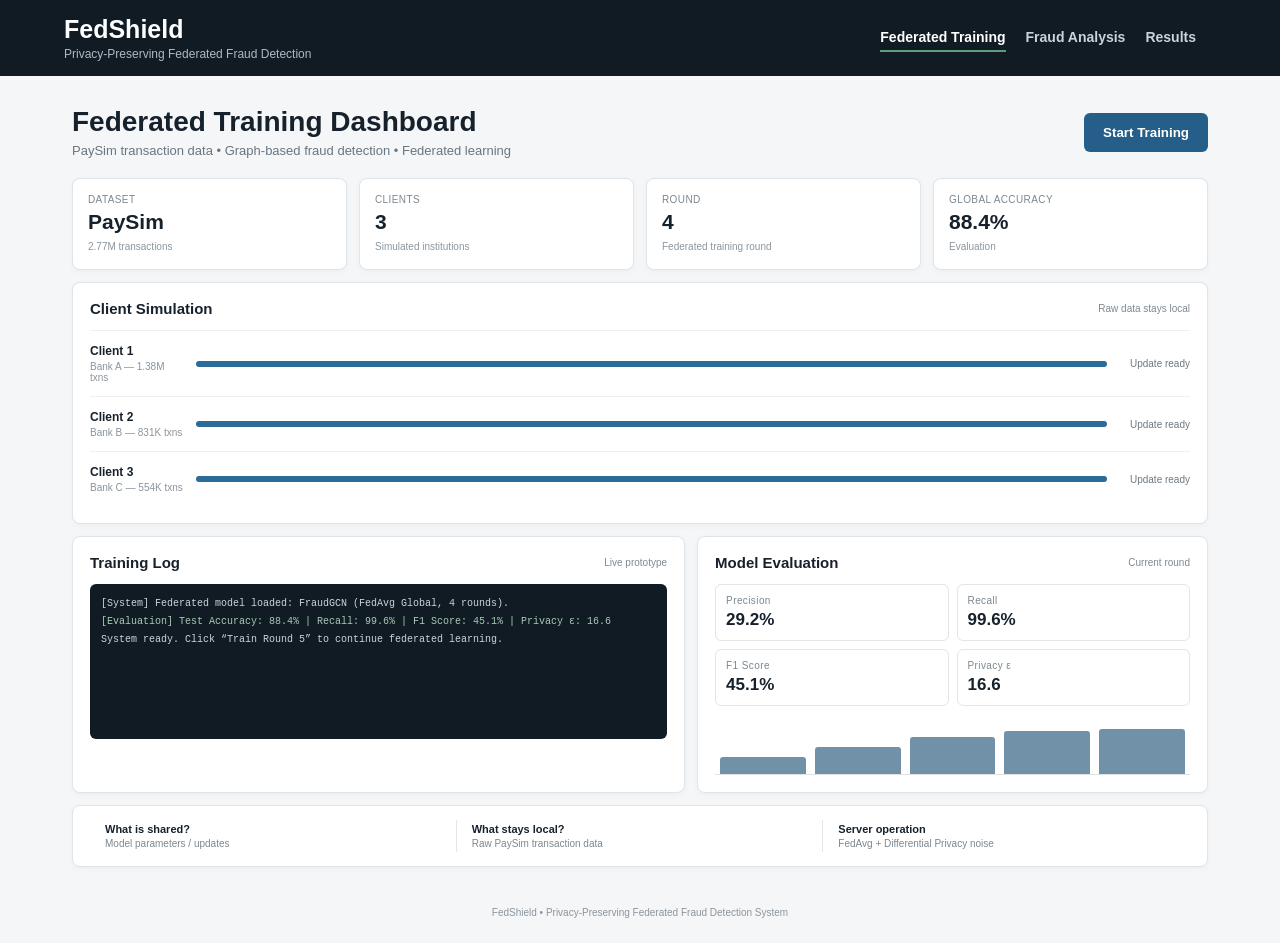
<file: FedShield_UI/index.html>
<!DOCTYPE html>
<html lang="en">
<head>
<meta charset="UTF-8">
<meta name="viewport" content="width=device-width,initial-scale=1.0">
<title>FedShield | Federated Fraud Detection</title>
<link rel="stylesheet" href="style.css">
</head>
<body>
<header class="topbar">
  <div><div class="brand">FedShield</div><div class="subtitle">Privacy-Preserving Federated Fraud Detection</div></div>
  <nav class="nav-menu">
    <a href="index.html" class="active">Federated Training</a>
    <a href="fraud_detection.html">Fraud Analysis</a>
    <a href="results.html">Results</a>
  </nav>
</header>

<main class="wrap">
  <section class="hero">
    <div><h1>Federated Training Dashboard</h1><p>PaySim transaction data • Graph-based fraud detection • Federated learning</p></div>
    <button id="startBtn">Start Training</button>
  </section>

  <section class="stats">
    <div class="card"><label>DATASET</label><strong>PaySim</strong><small>2.77M transactions</small></div>
    <div class="card"><label>CLIENTS</label><strong>3</strong><small>Simulated institutions</small></div>
    <div class="card"><label>ROUND</label><strong id="round">4</strong><small>Federated training round</small></div>
    <div class="card"><label>GLOBAL ACCURACY</label><strong id="accuracy">88.4%</strong><small>Evaluation</small></div>
  </section>

  <section class="main-grid">
    <div class="card panel">
      <div class="panel-head"><h2>Client Simulation</h2><span>Raw data stays local</span></div>
      <div class="client" id="c1"><div class="client-name"><b>Client 1</b><small>Bank A — 1.38M txns</small></div><div class="bar"><i style="width:100%"></i></div><em>Update ready</em></div>
      <div class="client" id="c2"><div class="client-name"><b>Client 2</b><small>Bank B — 831K txns</small></div><div class="bar"><i style="width:100%"></i></div><em>Update ready</em></div>
      <div class="client" id="c3"><div class="client-name"><b>Client 3</b><small>Bank C — 554K txns</small></div><div class="bar"><i style="width:100%"></i></div><em>Update ready</em></div>
    </div>


  </section>

  <section class="bottom-grid">
    <div class="card panel"><div class="panel-head"><h2>Training Log</h2><span>Live prototype</span></div><div class="log" id="log"><div>[System] Federated model loaded: FraudGCN (FedAvg Global, 4 rounds).</div><div class="good">[Evaluation] Test Accuracy: 88.4% | Recall: 99.6% | F1 Score: 45.1% | Privacy &#949;: 16.6</div><div>System ready. Click &#8220;Train Round 5&#8221; to continue federated learning.</div></div></div>
    <div class="card panel"><div class="panel-head"><h2>Model Evaluation</h2><span>Current round</span></div>
      <div class="metrics"><div><label>Precision</label><b id="precision">29.2%</b></div><div><label>Recall</label><b id="recall">99.6%</b></div><div><label>F1 Score</label><b id="f1">45.1%</b></div><div><label>Privacy &#949;</label><b id="epsilon">16.6</b></div></div>
      <div class="chart"><i id="b1" style="height:35%"></i><i id="b2" style="height:55%"></i><i id="b3" style="height:75%"></i><i id="b4" style="height:88%"></i><i id="b5" style="height:92%"></i></div>
    </div>
  </section>

  <section class="architecture card">
    <div><b>What is shared?</b><span>Model parameters / updates</span></div>
    <div><b>What stays local?</b><span>Raw PaySim transaction data</span></div>
    <div><b>Server operation</b><span>FedAvg + Differential Privacy noise</span></div>
  </section>
</main>
<footer>FedShield &#8226; Privacy-Preserving Federated Fraud Detection System</footer>
<script src="script.js"></script>
</body>
</html>
</file>
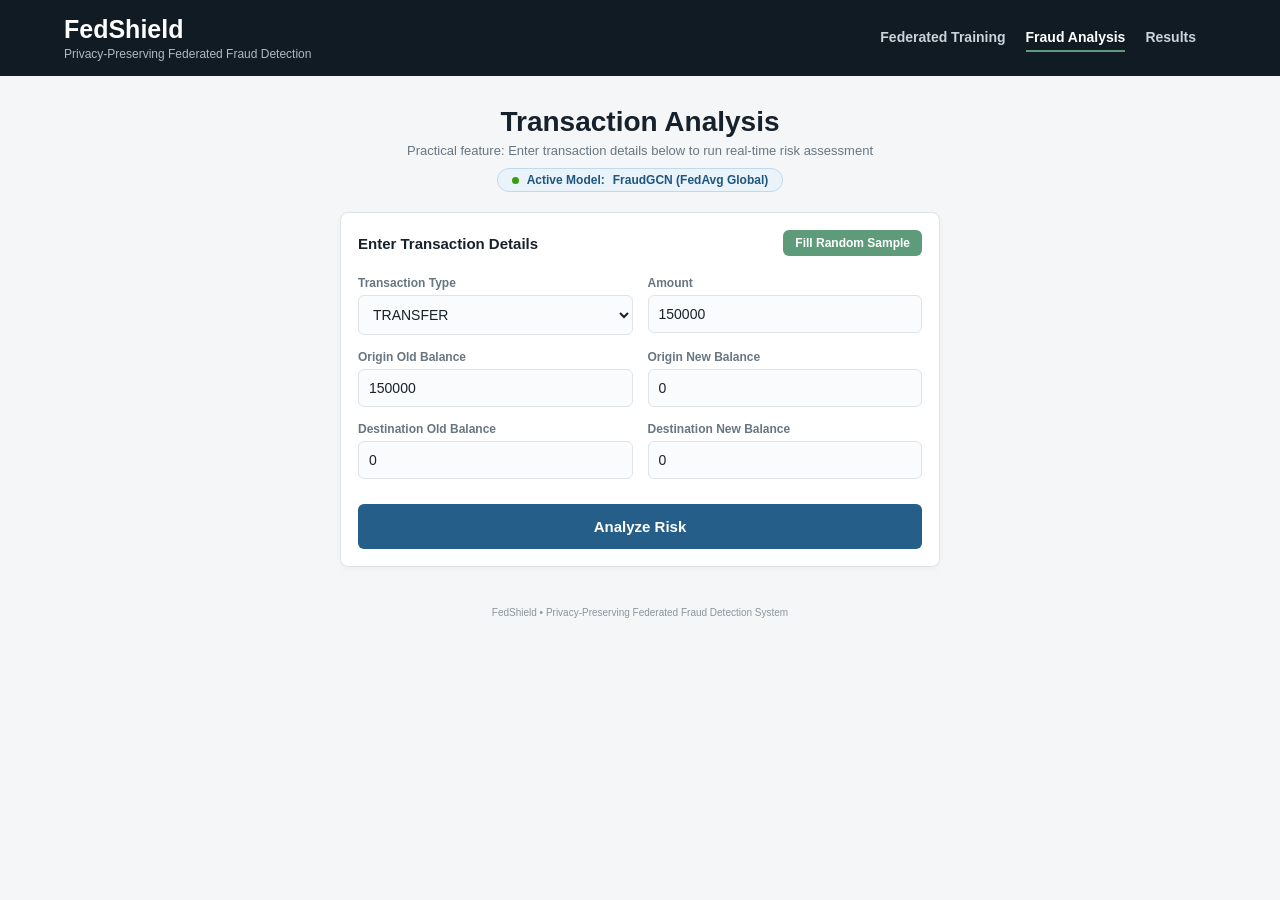
<file: FedShield_UI/fraud_detection.html>
<!DOCTYPE html>
<html lang="en">
<head>
<meta charset="UTF-8">
<meta name="viewport" content="width=device-width,initial-scale=1.0">
<title>Fraud Analysis | FedShield</title>
<link rel="stylesheet" href="style.css">
<style>
/* Additional styles for fraud detection page */
.nav-menu{display:flex;gap:20px;margin-left:auto;}
.nav-menu a{color:#cbd3d9;text-decoration:none;font-size:14px;font-weight:600;padding:5px 0;border-bottom:2px solid transparent;transition:all .2s}
.nav-menu a:hover{color:#fff}
.nav-menu a.active{color:#fff;border-bottom-color:#5e9b7b}
.form-group{margin-bottom:15px;text-align:left;}
.form-group label{display:block;font-size:12px;font-weight:600;color:#687681;margin-bottom:5px}
.form-group input, .form-group select{width:100%;padding:10px;border:1px solid #dfe4e8;border-radius:6px;font-size:14px;background:#fafbfc;color:#17212b}
.form-group input:focus, .form-group select:focus{outline:none;border-color:#2b6b98;background:#fff;}
.form-grid{display:grid;grid-template-columns:1fr 1fr;gap:15px}
.result-card{margin-top:20px;padding:20px;border-radius:8px;display:none;text-align:center;border:1px solid #dfe4e8}
.result-card.fraud{background:#fff1f0;border-color:#ffa39e;color:#cf1322}
.result-card.safe{background:#f6ffed;border-color:#b7eb8f;color:#389e0d}
.result-card h3{margin:0 0 10px;font-size:20px}
.result-card p{margin:0;font-size:14px}
.analysis-panel {max-width: 600px; margin: 0 auto; text-align: left;}
.analysis-panel .panel-head {margin-bottom: 20px;}
.analysis-panel button {width: 100%; margin-top: 10px; font-size: 15px; padding: 14px;}
.loader {display: none; border: 3px solid #f3f3f3; border-top: 3px solid #245e89; border-radius: 50%; width: 24px; height: 24px; animation: spin 1s linear infinite; margin: 0 auto 10px;}
@keyframes spin { 0% { transform: rotate(0deg); } 100% { transform: rotate(360deg); } }
</style>
</head>
<body>
<header class="topbar">
  <div><div class="brand">FedShield</div><div class="subtitle">Privacy-Preserving Federated Fraud Detection</div></div>
  <nav class="nav-menu">
    <a href="index.html">Federated Training</a>
    <a href="fraud_detection.html" class="active">Fraud Analysis</a>
    <a href="results.html">Results</a>
  </nav>
</header>

<main class="wrap" style="text-align: center;">
  <section class="hero" style="justify-content: center;">
    <div style="text-align: center;">
      <h1>Transaction Analysis</h1>
      <p>Practical feature: Enter transaction details below to run real-time risk assessment</p>
      <div style="margin-top: 10px;">
        <span style="display:inline-flex; align-items:center; gap:8px; font-size:12px; background:#eaf3fa; color:#1e567e; border:1px solid #bfd9ed; border-radius:15px; padding:4px 14px; font-weight:600;">
          <span style="width:7px; height:7px; background:#389e0d; border-radius:50%; display:inline-block;"></span>
          Active Model: <span id="activeModelBadge">Loading model info...</span>
        </span>
      </div>
    </div>
  </section>

  <section class="card panel analysis-panel">
    <div class="panel-head" style="display:flex; justify-content:space-between; align-items:center;">
      <h2>Enter Transaction Details</h2>
      <button id="randomBtn" style="width:auto; padding:6px 12px; margin:0; font-size:12px; background:#5e9b7b;">Fill Random Sample</button>
    </div>
    
    <div class="form-grid">
      <div class="form-group">
        <label>Transaction Type</label>
        <select id="txType">
          <option value="TRANSFER">TRANSFER</option>
          <option value="CASH_OUT">CASH_OUT</option>
          <option value="PAYMENT">PAYMENT</option>
          <option value="CASH_IN">CASH_IN</option>
          <option value="DEBIT">DEBIT</option>
        </select>
      </div>
      <div class="form-group">
        <label>Amount</label>
        <input type="number" id="txAmount" placeholder="e.g. 50000" value="150000">
      </div>
    </div>
    
    <div class="form-grid">
      <div class="form-group">
        <label>Origin Old Balance</label>
        <input type="number" id="oldBalanceOrg" placeholder="e.g. 100000" value="150000">
      </div>
      <div class="form-group">
        <label>Origin New Balance</label>
        <input type="number" id="newBalanceOrig" placeholder="e.g. 50000" value="0">
      </div>
    </div>

    <div class="form-grid">
      <div class="form-group">
        <label>Destination Old Balance</label>
        <input type="number" id="oldBalanceDest" placeholder="e.g. 20000" value="0">
      </div>
      <div class="form-group">
        <label>Destination New Balance</label>
        <input type="number" id="newBalanceDest" placeholder="e.g. 70000" value="0">
      </div>
    </div>

    <button id="analyzeBtn">Analyze Risk</button>

    <div id="resultCard" class="result-card">
      <div class="loader" id="loader"></div>
      <div id="resultContent" style="display:none;">
        <h3 id="resultTitle">--</h3>
        <p id="resultDesc">--</p>
      </div>
    </div>
  </section>
</main>
<footer>FedShield &#8226; Privacy-Preserving Federated Fraud Detection System</footer>

<script>
  const API_URL = 'http://127.0.0.1:5000';
  
  document.getElementById('randomBtn').onclick = () => {
    const types = ['TRANSFER', 'CASH_OUT', 'PAYMENT', 'CASH_IN', 'DEBIT'];
    const isFraudSample = Math.random() < 0.35;
    if (isFraudSample) {
      document.getElementById('txType').value = Math.random() < 0.5 ? 'TRANSFER' : 'CASH_OUT';
      const amt = (10000 + Math.random() * 350000).toFixed(0);
      document.getElementById('txAmount').value = amt;
      document.getElementById('oldBalanceOrg').value = amt;
      document.getElementById('newBalanceOrig').value = 0;
      document.getElementById('oldBalanceDest').value = 0;
      document.getElementById('newBalanceDest').value = 0;
    } else {
      document.getElementById('txType').value = types[Math.floor(Math.random() * types.length)];
      const amt = (100 + Math.random() * 5000).toFixed(0);
      const oldOrg = (parseFloat(amt) + Math.random() * 10000).toFixed(0);
      document.getElementById('txAmount').value = amt;
      document.getElementById('oldBalanceOrg').value = oldOrg;
      document.getElementById('newBalanceOrig').value = Math.max(0, oldOrg - amt).toFixed(0);
      const oldDest = (Math.random() * 5000).toFixed(0);
      document.getElementById('oldBalanceDest').value = oldDest;
      document.getElementById('newBalanceDest').value = (parseFloat(oldDest) + parseFloat(amt)).toFixed(0);
    }
  };

  document.getElementById('analyzeBtn').onclick = async () => {
    const btn       = document.getElementById('analyzeBtn');
    const resultCard    = document.getElementById('resultCard');
    const resultContent = document.getElementById('resultContent');
    const loader    = document.getElementById('loader');

    const payload = {
      type:           document.getElementById('txType').value,
      amount:         parseFloat(document.getElementById('txAmount').value) || 0,
      oldbalanceOrg:  parseFloat(document.getElementById('oldBalanceOrg').value) || 0,
      newbalanceOrig: parseFloat(document.getElementById('newBalanceOrig').value) || 0,
      oldbalanceDest: parseFloat(document.getElementById('oldBalanceDest').value) || 0,
      newbalanceDest: parseFloat(document.getElementById('newBalanceDest').value) || 0,
    };

    btn.disabled = true;
    btn.textContent = 'Running FraudGCN inference…';
    resultCard.style.display = 'block';
    resultCard.className = 'result-card';
    resultContent.style.display = 'none';
    loader.style.display = 'block';

    try {
      const res = await fetch(`${API_URL}/predict`, {
        method: 'POST',
        headers: {'Content-Type': 'application/json'},
        body: JSON.stringify(payload)
      });

      if (!res.ok) throw new Error(`Server error: ${res.status}`);
      const data = await res.json();

      loader.style.display = 'none';
      resultContent.style.display = 'block';

      const title = document.getElementById('resultTitle');
      const desc  = document.getElementById('resultDesc');
      const isFraud = data.prediction === 'FRAUD';
      const f = data.features_used;

      const modelTitle = data.model_name || `FraudGCN (FedAvg Global, ${data.total_rounds || 4} rounds)`;
      const badge = document.getElementById('activeModelBadge');
      if (badge) badge.textContent = modelTitle;

      resultCard.classList.add(isFraud ? 'fraud' : 'safe');
      title.textContent = isFraud
        ? `High Fraud Risk`
        : `Safe Transaction`;

      desc.innerHTML = `
        <b>Model:</b> ${modelTitle}<br><br>
        <b>Key features analysed:</b><br>
        &nbsp; Balance drain (origin): <code>${f.balance_change_orig.toLocaleString()}</code> &nbsp;
        &nbsp; Balance gain (dest): <code>${f.balance_change_dest.toLocaleString()}</code><br>
        &nbsp; Origin mismatch flag: <code>${f.orig_balance_mismatch}</code> &nbsp;
        &nbsp; Dest mismatch flag: <code>${f.dest_balance_mismatch}</code>
      `;

    } catch (err) {
      loader.style.display = 'none';
      resultContent.style.display = 'block';
      resultCard.classList.add('fraud');
      document.getElementById('resultTitle').textContent = 'API Server Not Running';
      document.getElementById('resultDesc').innerHTML =
        `Start the backend first:<br><code>python api_server.py</code><br><small>${err.message}</small>`;
    }

    btn.disabled = false;
    btn.textContent = 'Analyze Risk';
  };

  async function loadActiveModel() {
    try {
      const res = await fetch(`${API_URL}/model_info`);
      if (res.ok) {
        const info = await res.json();
        const badge = document.getElementById('activeModelBadge');
        if (badge && info.model_name) badge.textContent = info.model_name;
      }
    } catch (e) {
      const badge = document.getElementById('activeModelBadge');
      if (badge) badge.textContent = 'FraudGCN (FedAvg Global)';
    }
  }
  loadActiveModel();
</script>
</body>
</html>
</file>
<file: FedShield_UI/style.css>
*{box-sizing:border-box}body{margin:0;background:#f4f6f8;color:#17212b;font-family:Segoe UI,Arial,sans-serif}.topbar{height:76px;background:#111b24;color:#fff;display:flex;align-items:center;justify-content:space-between;padding:0 5%;}.brand{font-size:25px;font-weight:700}.subtitle{font-size:12px;color:#aeb9c3;margin-top:3px}.badge{font-size:10px;border:1px solid #46525d;border-radius:15px;padding:7px 11px;color:#cbd3d9}.badge span{display:inline-block;width:6px;height:6px;background:#5e9b7b;border-radius:50%;margin-right:6px}.wrap{max-width:1180px;margin:30px auto;padding:0 22px}.hero{display:flex;justify-content:space-between;align-items:center;margin-bottom:20px}.hero h1{font-size:28px;margin:0 0 5px}.hero p{margin:0;color:#687681;font-size:13px}button{background:#245e89;color:#fff;border:0;border-radius:6px;padding:12px 19px;font-weight:600;cursor:pointer}button:hover{background:#1c4e73}button:disabled{opacity:.65;cursor:default}.stats{display:grid;grid-template-columns:repeat(4,1fr);gap:12px;margin-bottom:12px}.card{background:#fff;border:1px solid #dfe4e8;border-radius:8px;box-shadow:0 2px 6px rgba(0,0,0,.035)}.stats .card{padding:15px}.stats label,.metrics label{display:block;font-size:10px;color:#7b8790;letter-spacing:.4px}.stats strong{display:block;font-size:21px;margin:5px 0 2px}.stats small{color:#8b969e;font-size:10px}.main-grid{display:grid;grid-template-columns:1fr;gap:12px;margin-bottom:12px}.bottom-grid{display:grid;grid-template-columns:1.2fr 1fr;gap:12px;margin-bottom:12px}.panel{padding:17px}.panel-head{display:flex;justify-content:space-between;align-items:center;margin-bottom:13px}.panel-head h2{font-size:15px;margin:0}.panel-head span{font-size:10px;color:#7e8992}.client{display:grid;grid-template-columns:95px 1fr 72px;align-items:center;gap:11px;padding:13px 0;border-top:1px solid #edf0f2}.client-name b,.client-name small{display:block}.client-name b{font-size:12px}.client-name small{font-size:10px;color:#89949d;margin-top:3px}.bar{height:6px;background:#e9edf0;border-radius:8px;overflow:hidden}.bar i{display:block;width:0;height:100%;background:#2b6b98;transition:width .25s}.client em{font-style:normal;font-size:10px;text-align:right;color:#6d7881}.pipeline{display:flex;align-items:center;justify-content:center;gap:7px;padding:14px 0}.node{border:1px solid #ccd6dd;background:#fafbfc;border-radius:6px;padding:11px 9px;text-align:center;min-width:90px;font-size:11px;font-weight:600}.node small{display:block;font-size:9px;font-weight:400;color:#7d8891;margin-top:4px}.node.active{border-color:#9db9cb}.arrow{color:#87939c}.privacy{border-left:3px solid #4e8a72;background:#f2f7f4;padding:10px 12px;margin-top:5px}.privacy b{font-size:11px;display:block}.privacy span{font-size:10px;color:#6d7a73}.log{height:155px;background:#111b24;border-radius:6px;color:#cbd5dd;padding:11px;font:10px/1.8 Consolas,monospace;overflow:auto}.log .good{color:#a7ccb6}.metrics{display:grid;grid-template-columns:1fr 1fr;gap:8px}.metrics div{border:1px solid #e1e6e9;border-radius:6px;padding:10px}.metrics b{display:block;font-size:17px;margin-top:4px}.chart{height:60px;display:flex;align-items:end;gap:9px;border-bottom:1px solid #dce2e6;padding:10px 5px 0;margin-top:9px}.chart i{display:block;flex:1;height:20%;background:#7191a8;border-radius:3px 3px 0 0;transition:height .5s}.architecture{display:grid;grid-template-columns:repeat(3,1fr);padding:14px 17px}.architecture div{padding:3px 15px;border-right:1px solid #e3e7ea}.architecture div:last-child{border:0}.architecture b,.architecture span{display:block}.architecture b{font-size:11px}.architecture span{font-size:10px;color:#7c8891;margin-top:3px}footer{text-align:center;font-size:10px;color:#8a959d;padding:10px 0 25px}.nav-menu{display:flex;gap:20px;margin-left:auto;margin-right:20px}.nav-menu a{color:#cbd3d9;text-decoration:none;font-size:14px;font-weight:600;padding:5px 0;border-bottom:2px solid transparent;transition:all .2s}.nav-menu a:hover{color:#fff}.nav-menu a.active{color:#fff;border-bottom-color:#5e9b7b}.form-group{margin-bottom:15px;text-align:left;}.form-group label{display:block;font-size:12px;font-weight:600;color:#687681;margin-bottom:5px}.form-group input,.form-group select{width:100%;padding:10px;border:1px solid #dfe4e8;border-radius:6px;font-size:14px;background:#fafbfc;color:#17212b}.form-group input:focus,.form-group select:focus{outline:none;border-color:#2b6b98;background:#fff;}.form-grid{display:grid;grid-template-columns:1fr 1fr;gap:15px}.result-card{margin-top:20px;padding:20px;border-radius:8px;display:none;text-align:center;border:1px solid #dfe4e8}.result-card.fraud{background:#fff1f0;border-color:#ffa39e;color:#cf1322}.result-card.safe{background:#f6ffed;border-color:#b7eb8f;color:#389e0d}.result-card h3{margin:0 0 10px;font-size:20px}.result-card p{margin:0;font-size:14px}.analysis-panel{max-width:600px;margin:0 auto;text-align:left;}.analysis-panel .panel-head{margin-bottom:20px;}.analysis-panel button{width:100%;margin-top:10px;font-size:15px;padding:14px;}.loader{display:none;border:3px solid #f3f3f3;border-top:3px solid #245e89;border-radius:50%;width:24px;height:24px;animation:spin 1s linear infinite;margin:0 auto 10px;}@keyframes spin{0%{transform:rotate(0deg);}100%{transform:rotate(360deg);}}@media(max-width:800px){.stats,.main-grid,.bottom-grid,.architecture{grid-template-columns:1fr}.hero{gap:15px}.pipeline{flex-wrap:wrap}}
</file>
